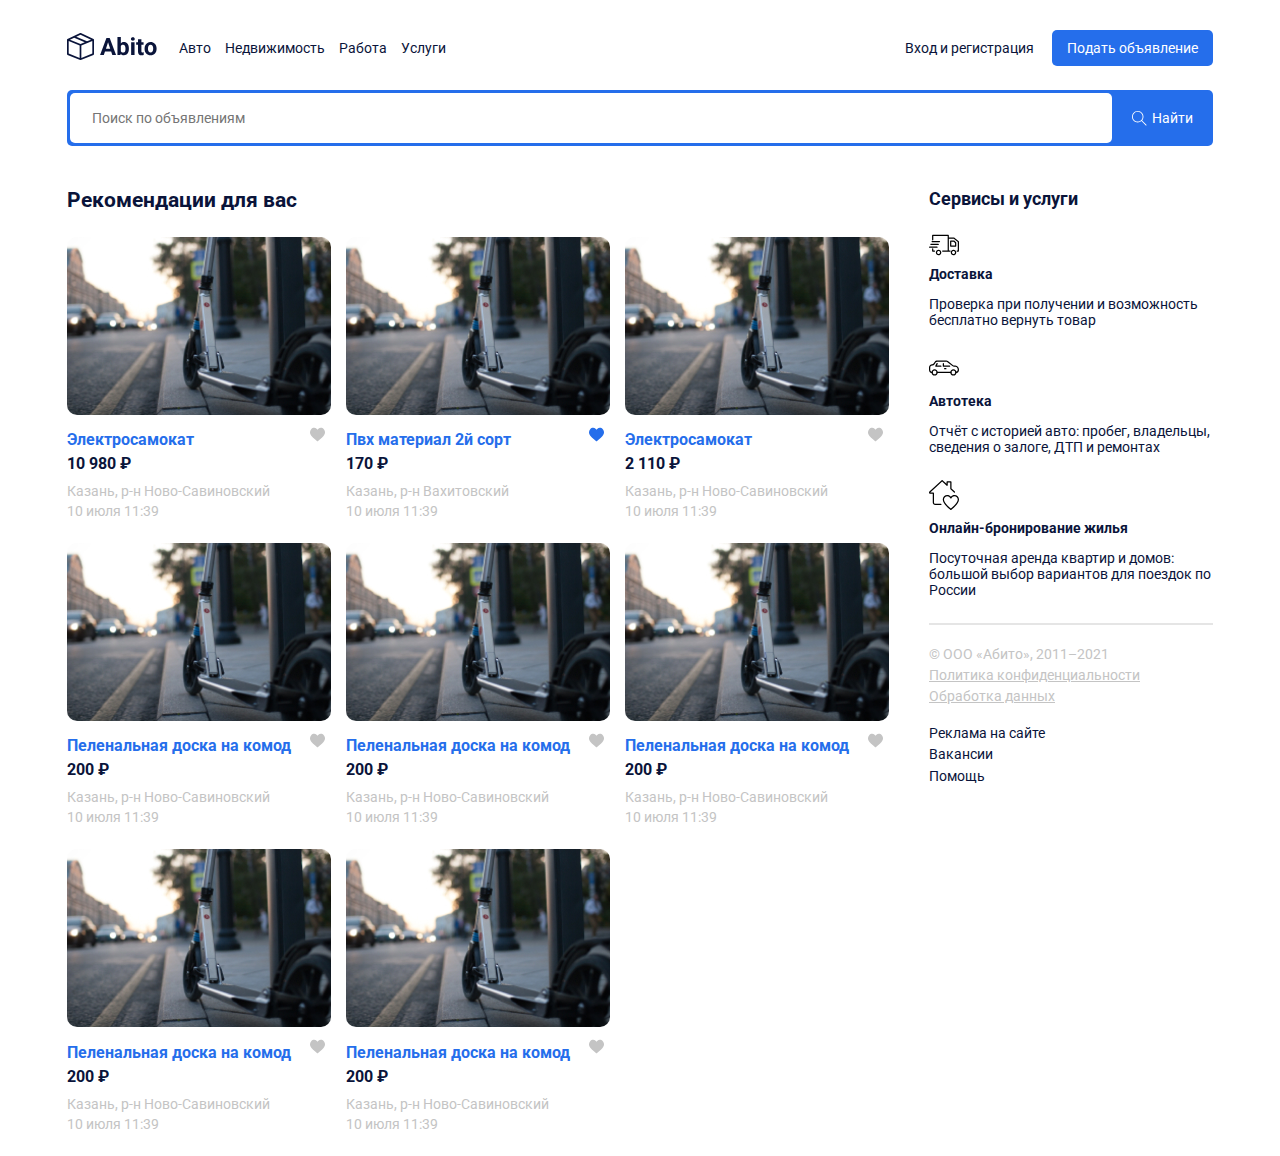
<file: index.html>
<!doctype html>
<html lang="en">
<head>
    <meta charset="UTF-8">
    <meta name="viewport"
          content="width=device-width, user-scalable=no, initial-scale=1.0, maximum-scale=1.0, minimum-scale=1.0">
    <meta http-equiv="X-UA-Compatible" content="ie=edge">
    <title>Главная</title>
    <link rel="preconnect" href="https://fonts.googleapis.com">
    <link rel="preconnect" href="https://fonts.gstatic.com" crossorigin>
    <link href="https://fonts.googleapis.com/css2?family=Roboto:wght@400;700&display=swap" rel="stylesheet">
    <link rel="stylesheet" href="styles/style.css">
    <link rel="stylesheet" href="styles/normalize.css">
</head>
<body>
    <header class="header container">
<!--Логотип, меню и регистрационные кнопки, повторяются на каждой странице-->
        <div class="navbar">
            <!--Логотип-->
            <a href="index.html" class="logo">
                <img src="images/logo.svg" alt="logo" class="logo-image">
            </a>

            <!--Объединили в один див для адаптива-->
            <div class="navbar-panel">

                <!--Крестик в адаптиве для закрытия меню-->
                <button class="close-menu">
                    <svg width="33" height="32" viewBox="0 0 33 32" fill="none" xmlns="http://www.w3.org/2000/svg">
                        <path d="M1 0.5L32 31M1 31L32 0.5" stroke="black"/>
                    </svg>
                </button>

                <!--навигация-->
                <nav class="navbar-menu">
                    <ul class="menu">
                        <li class="menu-item">
                            <a href="#" class="menu-link">Авто</a>
                        </li>
                        <li class="menu-item">
                            <a href="#" class="menu-link">Недвижимость</a>
                        </li>
                        <li class="menu-item">
                            <a href="#" class="menu-link">Работа</a>
                        </li>
                        <li class="menu-item">
                            <a href="#" class="menu-link">Услуги</a>
                        </li>
                    </ul>
                </nav>
                <!--Группа кнопок справа-->
                <div class="button-group">
                    <a href="#" class="button button-link">Вход и регистрация</a>
                    <a href="#" class="button button-primary">Подать объявление</a>
                </div>
            </div>

            <!--Копка меню при адаптиве-->
            <button class="menu-button">
                <svg width="30" height="30" viewBox="0 0 30 30" fill="none" xmlns="http://www.w3.org/2000/svg">
                    <path d="M0.937476 9.37501H29.0624C29.58 9.37501 29.9999 8.95498 29.9999 8.43754C29.9999 7.92002 29.5799 7.50006 29.0624 7.50006H0.937476C0.419955 7.50006 0 7.92009 0 8.43754C0 8.95498 0.420033 9.37501 0.937476 9.37501Z" fill="black"/>
                    <path d="M29.0624 14.0626H0.937476C0.419955 14.0626 0 14.4826 0 15C0 15.5175 0.420033 15.9375 0.937476 15.9375H29.0624C29.58 15.9375 29.9999 15.5175 29.9999 15C29.9999 14.4826 29.58 14.0626 29.0624 14.0626Z" fill="black"/>
                    <path d="M29.0625 20.625H10.3125C9.79495 20.625 9.375 21.0451 9.375 21.5625C9.375 22.08 9.79503 22.5 10.3125 22.5H29.0625C29.58 22.5 29.9999 22.0799 29.9999 21.5625C30 21.045 29.58 20.625 29.0625 20.625Z" fill="black"/>
                </svg>
            </button>
        </div>

<!--Поисковая строка-->
        <div class="search-panel">
            <input type="search" class="search-input" placeholder="Поиск по объявлениям">
            <!--кнопка Найти-->
            <button class="search-button">
                <svg class="search-item" width="15" height="15" viewBox="0 0 15 15" fill="none" xmlns="http://www.w3.org/2000/svg">
                    <g clip-path="url(#clip0)">
                        <path d="M14.6506 14.0012L10.0862 9.43675C10.9465 8.43352 11.4706 7.13293 11.4706 5.71058C11.4706 2.54822 8.89765 -0.0247192 5.7353 -0.0247192C4.20353 -0.0247192 2.76265 0.571751 1.67824 1.6544C0.595589 2.73793 -0.000881376 4.17881 9.77541e-07 5.71058C9.77541e-07 8.87293 2.57294 11.4459 5.7353 11.4459C7.15765 11.4459 8.45912 10.9218 9.46235 10.0615L14.0268 14.6259L14.6506 14.0012ZM5.7353 10.5635C3.06 10.5635 0.882354 8.38675 0.882354 5.71058C0.881472 4.41352 1.38618 3.19499 2.30294 2.2791C3.21882 1.36234 4.43824 0.857634 5.7353 0.857634C8.41059 0.857634 10.5882 3.0344 10.5882 5.71058C10.5882 8.38587 8.41059 10.5635 5.7353 10.5635Z" fill="white"/>
                    </g>
                    <defs>
                        <clipPath id="clip0">
                            <rect width="15" height="15" fill="white"/>
                        </clipPath>
                    </defs>
                </svg>
                <span class="search-button-text">Найти</span>
            </button>
        </div>
    </header>

<!--Основной контент-->
    <div class="page-content container">
        <!--Блок с объявлениями-->
        <main class="main">
            <h2 class="page-title">Рекомендации для вас</h2>
            <div class="cards">
                <div class="card">
                    <a href="single.html" class="card-link">
                        <img src="images/photo1.jpg" alt="photo" class="card-image">
                    </a>
                    <div class="card-header">
                        <a href="single.html" class="card-link">
                            <h3 class="card-title">Электросамокат</h3>
                        </a>
                        <button class="like">
                            <img src="images/like.svg" alt="" class="like-button">
                        </button>
                    </div>
                    <strong class="card-price">10 980 ₽</strong>
                    <p class="card-text">Казань, р-н Ново-Савиновский</p>
                    <p class="card-text">10 июля 11:39</p>
                </div>
                <div class="card">
                    <a href="single.html" class="card-link">
                        <img src="images/photo1.jpg" alt="photo" class="card-image">
                    </a>
                    <div class="card-header">
                        <a href="single.html" class="card-link">
                            <h3 class="card-title">Пвх материал 2й сорт</h3>
                        </a>
                        <button class="like">
                            <img src="images/likeblue.svg" alt="" class="like-button">
                        </button>
                    </div>
                    <strong class="card-price">170 ₽</strong>
                    <p class="card-text">Казань, р-н Вахитовский</p>
                    <p class="card-text">10 июля 11:39</p>
                </div>
                <div class="card">
                    <a href="#" class="card-link">
                        <img src="images/photo1.jpg" alt="photo" class="card-image">
                    </a>
                    <div class="card-header">
                        <a href="#" class="card-link">
                            <h3 class="card-title">Электросамокат</h3>
                        </a>
                        <button class="like">
                            <img src="images/like.svg" alt="" class="like-button">
                        </button>
                    </div>
                    <strong class="card-price">2 110 ₽</strong>
                    <p class="card-text">Казань, р-н Ново-Савиновский</p>
                    <p class="card-text">10 июля 11:39</p>
                </div>
                <div class="card">
                    <a href="#" class="card-link">
                        <img src="images/photo1.jpg" alt="photo" class="card-image">
                    </a>
                    <div class="card-header">
                        <a href="#" class="card-link">
                            <h3 class="card-title">Пеленальная доска на комод</h3>
                        </a>
                        <button class="like">
                            <img src="images/like.svg" alt="" class="like-button">
                        </button>
                    </div>
                    <strong class="card-price">200 ₽</strong>
                    <p class="card-text">Казань, р-н Ново-Савиновский</p>
                    <p class="card-text">10 июля 11:39</p>
                </div>
                <div class="card">
                    <a href="#" class="card-link">
                        <img src="images/photo1.jpg" alt="photo" class="card-image">
                    </a>
                    <div class="card-header">
                        <a href="#" class="card-link">
                            <h3 class="card-title">Пеленальная доска на комод</h3>
                        </a>
                        <button class="like">
                            <img src="images/like.svg" alt="" class="like-button">
                        </button>
                    </div>
                    <strong class="card-price">200 ₽</strong>
                    <p class="card-text">Казань, р-н Ново-Савиновский</p>
                    <p class="card-text">10 июля 11:39</p>
                </div>
                <div class="card">
                    <a href="#" class="card-link">
                        <img src="images/photo1.jpg" alt="photo" class="card-image">
                    </a>
                    <div class="card-header">
                        <a href="#" class="card-link">
                            <h3 class="card-title">Пеленальная доска на комод</h3>
                        </a>
                        <button class="like">
                            <img src="images/like.svg" alt="" class="like-button">
                        </button>
                    </div>
                    <strong class="card-price">200 ₽</strong>
                    <p class="card-text">Казань, р-н Ново-Савиновский</p>
                    <p class="card-text">10 июля 11:39</p>
                </div>
                <div class="card">
                    <a href="#" class="card-link">
                        <img src="images/photo1.jpg" alt="photo" class="card-image">
                    </a>
                    <div class="card-header">
                        <a href="#" class="card-link">
                            <h3 class="card-title">Пеленальная доска на комод</h3>
                        </a>
                        <button class="like">
                            <img src="images/like.svg" alt="" class="like-button">
                        </button>
                    </div>
                    <strong class="card-price">200 ₽</strong>
                    <p class="card-text">Казань, р-н Ново-Савиновский</p>
                    <p class="card-text">10 июля 11:39</p>
                </div>
                <div class="card">
                    <a href="#" class="card-link">
                        <img src="images/photo1.jpg" alt="photo" class="card-image">
                    </a>
                    <div class="card-header">
                        <a href="#" class="card-link">
                            <h3 class="card-title">Пеленальная доска на комод</h3>
                        </a>
                        <button class="like">
                            <img src="images/like.svg" alt="" class="like-button">
                        </button>
                    </div>
                    <strong class="card-price">200 ₽</strong>
                    <p class="card-text">Казань, р-н Ново-Савиновский</p>
                    <p class="card-text">10 июля 11:39</p>
                </div>
            </div>
        </main>
        <!--Колонка справа-->
        <aside class="sidebar">
            <h4 class="page-title">Сервисы и услуги</h4>
            <div class="service">
                <img src="images/bigcar.svg" alt="icon" class="service-image">
                <h5 class="service-title">Доставка</h5>
                <p class="service-text">Проверка при получении и возможность бесплатно вернуть товар</p>
            </div>
            <div class="service">
                <img src="images/car.svg" alt="icon" class="service-image">
                <h5 class="service-title">Автотека</h5>
                <p class="service-text">Отчёт с историей авто: пробег, владельцы, сведения о залоге, ДТП и ремонтах</p>
            </div>
            <div class="service">
                <img src="images/house.svg" alt="icon" class="service-image">
                <h5 class="service-title">Онлайн-бронирование жилья</h5>
                <p class="service-text">Посуточная аренда квартир и домов: большой выбор вариантов для поездок по России</p>
            </div>
            <hr color="#E5E5E5"/>

            <!--Юридическая информация-->
            <footer class="footer">
               <p class="footer-text">© ООО «Абито», 2011–2021</p>
                <ul class="footer-menu">
                    <li class="footer-menu-item">
                        <a href="#" class="footer-text">Политика конфиденциальности</a>
                    </li>
                    <li class="footer-menu-item">
                        <a href="#" class="footer-text">Обработка данных</a>
                    </li>
                </ul>
                <ul class="footer-menu">
                    <li class="footer-menu-item">
                        <a href="#" class="footer-link">Реклама на сайте</a>
                    </li>
                    <li class="footer-menu-item">
                        <a href="#" class="footer-link">Вакансии</a>
                    </li>
                    <li class="footer-menu-item">
                        <a href="#" class="footer-link">Помощь</a>
                    </li>
                </ul>
            </footer>
        </aside>
    </div>
    <script src="JS/main.js"></script>
</body>
</html>
</file>
<file: styles/style.css>
body {
    font-family: 'Roboto', sans-serif;
    font-size: 14px;
    color: #0A143A;
}
.container {
    max-width: 1146px;
    margin: auto;
}
.header {
    padding-top: 30px;
    padding-bottom: 30px;
    margin-bottom: 12px;
}
.navbar {
    display: flex;
    align-items: center;
    justify-content: space-between;
    margin-bottom: 24px;
}
.navbar-panel {
    flex-grow: 1; /*Растянуть по ширине*/
    display: flex;
    align-items: center;
}
.navbar-menu {
    margin-right: auto;
}
.menu {
    list-style: none;
    margin: 0;
    padding-left: 22px;
    padding-right: 22px;
    display: flex;
}
.menu-item:not(:last-child) {
    margin-right: 14px;
}
.menu-link {
    text-decoration: none;
    color: inherit;
}
.button {
    text-decoration: none;
    display: inline-block;
    padding: 10px 15px;
    cursor: pointer;
}
.button-link {
    color: inherit;
}
.button-primary {
    background: #256EEB;
    border-radius: 5px;
    color: white;
}
.search-panel {
    height: 50px;
    background: #256EEB;
    border-radius: 5px;
    display: flex;
    padding: 3px;
}
.search-input {
    flex-grow: 1;
    background: #FFFFFF;
    border-radius: 5px;
    border: none;
    padding-left: 22px;
    padding-right: 22px;
}
.search-button {
    background: #256EEB;
    border: none;
    color: white;
    display: flex;
    padding-left: 20px;
    padding-right: 17px;
    align-items: center;
    cursor: pointer;
}
.search-button-text {
    margin-left: 5px;
}
.page-content {
    display: grid;
    grid-template-columns: 9fr 3fr;
    grid-column-gap: 10px;
}
.card-link {
    text-decoration: none;
}
.card-image {
    border-radius: 10px;
    width: 264px;
    height: 178px;
    object-fit: cover;
}
.cards {
    display: flex;
    flex-wrap: wrap;
}
.card {
    margin-bottom: 20px;
    margin-right: 15px;
}
.card-header {
    display: flex;
    justify-content: space-between;
    align-items: center;
}
.card-title {
    font-size: 16px;
    line-height: 19px;
    color: #256EEB;
    margin-top: 12px;
    margin-bottom: 5px;
}
.like {
    background-color: #FFFFFF;
    border: none;
    cursor: pointer;
}
.card-price {
    font-size: 16px;
    line-height: 19px;
    color: #0A143A;
    margin-bottom: 10px;
    display: block;
}
.card-text {
    font-size: 14px;
    line-height: 16px;
    color: #C4C4C4;
    margin-bottom: 4px;
    margin-top: 0;
}
.sidebar .page-title {
    font-size: 18px;
    line-height: 21px;
}
.service {
    margin-bottom: 25px;
}
.service-title {
    font-size: 14px;
    line-height: 16px;
    color: #0A143A;
    margin-top: 7px;
    margin-bottom: 5px;
}
.service-text {
    font-size: 14px;
    line-height: 16px;
    color: #0A143A;
}
.footer-menu {
    margin: 0;
    padding: 0;
    list-style: none;
    margin-bottom: 16px;
}
.footer-text {
    font-size: 14px;
    line-height: 16px;
    color: #C4C4C4;
    margin-bottom: 5px;
    display: inline-block;
}
.footer-link {
    color: inherit;
    text-decoration: none;
    display: inline-block;
    margin-bottom: 5px;
}
.content {
    max-width: 460px;
    margin-right: 30px;
}
.swiper-image {
    width: 100%;
    border-radius: 10px;
}
.swiper-container {
    width: 100%;
    height: 357px;
    margin-left: auto;
    margin-right: auto;
}
.swiper-slide {
    background-size: cover;
    background-position: center;
}
.mySwiper2 {
    width: 100%;
    border-radius: 10px;
}
.mySwiper {
    height: 20%;
    box-sizing: border-box;
    padding: 10px 0;
}
.mySwiper .swiper-slide {
    width: 25%;
    height: 100%;
    opacity: 0.4;
    border-radius: 10px;
}
.mySwiper .swiper-slide-thumb-active {
    opacity: 1;
}
.swiper-slide img {
    display: block;
    width: 100%;
    height: 100%;
    object-fit: cover;
}
.content-text {
    font-size: 14px;
    line-height: 140%;
    color: #0A143A;
}
.author-avatar {
    height: 50px;
    width: 50px;
    border-radius: 50%;
    object-fit: cover;
}
.main-single {
    display: flex;
    align-items: flex-start;
}
.author {
    min-width: 264px;
}
.author-wrapper {
    display: flex;
    justify-content: space-between;
    margin-top: 25px;
    margin-bottom: 30px;
}
.author-name {
    font-weight: bold;
    font-size: 14px;
    line-height: 16px;
    color: #0A143A;
    display: block;
    margin-bottom: 7px;
}
.rating {
    margin-bottom: 5px;
}
.rating-counter {
    font-size: 14px;
    line-height: 16px;
    color: #0A143A;
    opacity: 0.5;
    margin-left: 10px;
}
.author-status {
    font-size: 12px;
    line-height: 14px;
    color: #0A143A;
}
.single-price {
    font-size: 24px;
    line-height: 28px;
    margin-top: 0;
    margin-bottom: 25px;
    display: block;
}
.button-block {
    width: 100%;
    height: 54px;
    margin-bottom: 14px;
    border: none;
}
.button-success {
    background-color: #14B4BE;
    color: #FFFFFF;
    border-radius: 5px;
}
.page-title {
    margin-top: 0;
    margin-bottom: 25px;
}
.menu-button {
    background-color: white;
    border: none;
    cursor: pointer;
    display: none; /*Отключаем кнопку везде*/
}
.close-menu {
    display: none
}

/*Адаптивная верстка*/

@media (max-width: 1200px){
    .container {
        max-width: 960px;
    }
    .card {
        width: 45%;
    }
    .card-image {
        width: 100%;
        height: 250px;
    }
}
@media (max-width: 992px) {
    .container {
        max-width: 740px;
    }
    .card-image {
        height: 150px;
    }
}
@media (max-width: 768px) {
    .container {
        max-width: 560px;
    }
    .card {
        width: 100%;
    }
    .page-content {
        grid-template-columns: 8fr 4fr;
    }
    .menu-button {
        display: block; /*Кнопка меню появляется*/
    }
    .navbar-panel {
        position: fixed;
        right: 0;
        top: 0;
        width: 100%;
        height: 100%;
        background-color: #FFFFFF;
        z-index: 9; /*Панель меню перекрыла остальной контент*/
        flex-direction: column;
        align-items: center;
        justify-content: center;
        transition: transform 0.2s, opacity 0.2s;
        transform: translateX(100%); /*Меню убирается в сторону так, что его не видно*/
        opacity: 0;
    }
    .navbar-menu {
        margin-left: auto; /*Элементы выстроились посередине*/
        margin-bottom: 20px;
    }
    .isOpen {
        transform: translateX(0%); /*Меню появляется*/
        opacity: 1;
    }
    .menu {
        flex-direction: column;
        align-items: center;
        justify-content: center;
    }
    .menu-item:not(:last-child) {
        margin-right: 0px;
        margin-bottom: 10px;
    }
    .button-group {
        flex-direction: column;
    }
    .close-menu {
        display: block;
        position: absolute;
        right: 30px;
        top: 30px;
        cursor: pointer;
        background-color: #FFFFFF;
        border: none;
    }
    .main-single {
        flex-direction: column;
    }
    .content {
        margin-right: 30px;
        max-width: 400px;
    }
}
@media (max-width: 576px) {
    .container {
        max-width: 90%;
    }
    .page-content {
        grid-template-columns: 12fr;
    }
    .card-image {
        height: 120px;
    }
    .card {
        margin-right: 0;
    }
    .search-button-text {
        display: none;
    }
    .author {
        margin-top: 46px;
        margin-bottom: 46px;
        width: 264px;
    }
    .content {
        max-width: 300px;
    }
    .bottom-line {
        margin-top: 46px;
    }
}
</file>
